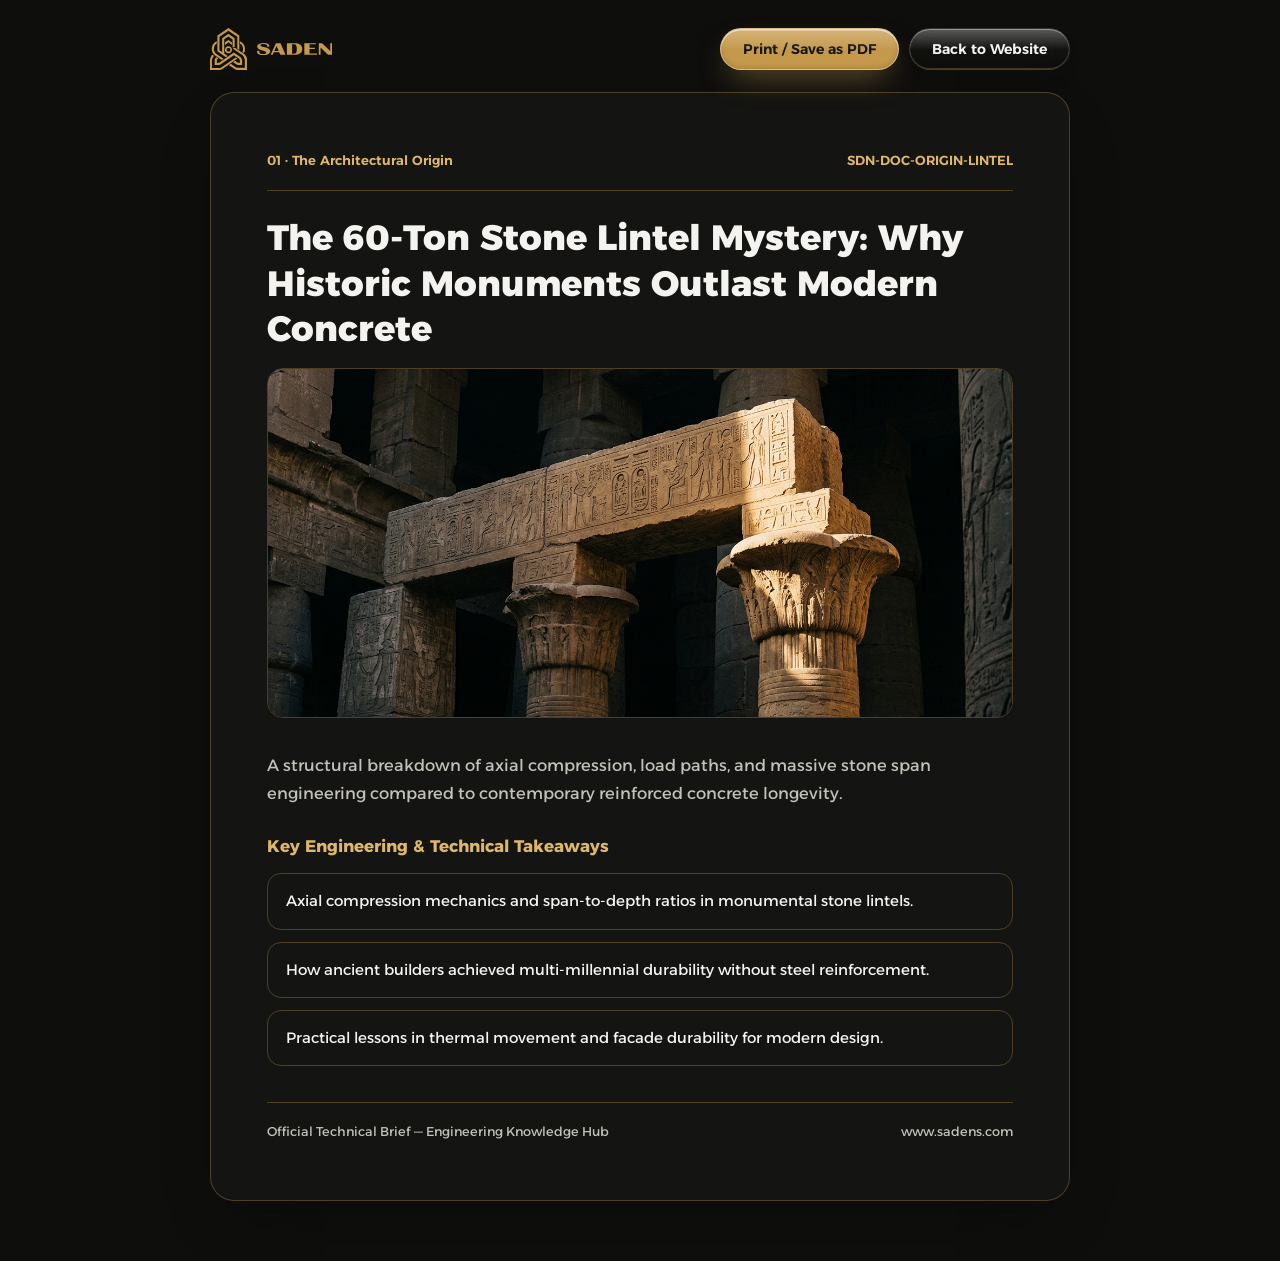
<file: viewer.html>
<!DOCTYPE html>
<html lang="ar" dir="rtl" data-theme="dark">
<head>
  <meta charset="UTF-8" />
  <meta name="viewport" content="width=device-width, initial-scale=1.0" />
  <title>SADEN — Technical Brief PDF Viewer</title>
  <link rel="icon" type="image/svg+xml" href="assets/saden-symbol.svg" />
  <link rel="preconnect" href="https://fonts.googleapis.com" />
  <link rel="preconnect" href="https://fonts.gstatic.com" crossorigin />
  <link href="https://fonts.googleapis.com/css2?family=Alexandria:wght@300;400;500;600;700;800&display=swap" rel="stylesheet" />
  <style>
    :root {
      --gold: #C5994B;
      --brass: #C4B594;
      --white: #F4F3EF;
      --black: #141414;
      --font: 'Alexandria', sans-serif;
    }
    [data-theme="dark"] {
      --bg: #0E0E0D;
      --sheet-bg: rgba(22, 22, 20, 0.88);
      --text: #F4F3EF;
      --muted: #C2C0B8;
      --accent: #DFB76A;
      --border: rgba(197, 153, 75, 0.32);
      --lg-btn-bg: linear-gradient(180deg, rgba(255, 255, 255, 0.06) 0%, rgba(244, 243, 239, 0.02) 52%, rgba(10, 10, 9, 0.22) 100%);
      --lg-btn-hover-bg: linear-gradient(180deg, rgba(255, 255, 255, 0.10) 0%, rgba(244, 243, 239, 0.04) 50%, rgba(197, 153, 75, 0.12) 100%);
      --lg-btn-border: rgba(244, 243, 239, 0.16);
      --lg-btn-spec-top: rgba(255, 255, 255, 0.38);
      --lg-btn-spec-bot: rgba(197, 153, 75, 0.30);
    }
    [data-theme="light"] {
      --bg: #F4F3EF;
      --sheet-bg: #FFFFFF;
      --text: #141414;
      --muted: #4A4A45;
      --accent: #8A641E;
      --border: rgba(20, 20, 20, 0.14);
      --lg-btn-bg: linear-gradient(180deg, rgba(255, 255, 255, 0.56) 0%, rgba(244, 243, 239, 0.32) 55%, rgba(232, 227, 214, 0.36) 100%);
      --lg-btn-hover-bg: linear-gradient(180deg, rgba(255, 255, 255, 0.78) 0%, rgba(244, 243, 239, 0.52) 50%, rgba(197, 153, 75, 0.16) 100%);
      --lg-btn-border: rgba(20, 20, 20, 0.12);
      --lg-btn-spec-top: rgba(255, 255, 255, 0.96);
      --lg-btn-spec-bot: rgba(197, 153, 75, 0.34);
    }
    * { box-sizing: border-box; margin: 0; padding: 0; }
    body {
      font-family: var(--font);
      background: var(--bg);
      color: var(--text);
      min-height: 100vh;
      padding: 28px 18px 60px;
      line-height: 1.75;
    }
    .topbar {
      max-width: 860px;
      margin: 0 auto 22px;
      display: flex;
      flex-wrap: wrap;
      align-items: center;
      justify-content: space-between;
      gap: 14px;
    }
    .brand {
      display: inline-flex;
      align-items: center;
      gap: 10px;
      direction: ltr;
    }
    .brand img.sym { height: 42px; width: auto; }
    .brand img.wm-ar { height: 18px; width: auto; }
    .brand img.wm-en { height: 12px; width: auto; }
    .actions {
      display: flex;
      gap: 10px;
      flex-wrap: wrap;
    }
    .btn {
      position: relative;
      font-family: inherit;
      font-size: 0.88rem;
      font-weight: 600;
      padding: 11px 22px;
      border-radius: 999px;
      cursor: pointer;
      text-decoration: none;
      display: inline-flex;
      align-items: center;
      justify-content: center;
      gap: 8px;
      overflow: hidden;
      white-space: nowrap;
      transition:
        transform 220ms cubic-bezier(0.34, 1.56, 0.64, 1),
        box-shadow 420ms cubic-bezier(0.22, 1, 0.36, 1),
        background 220ms ease,
        border-color 220ms ease;
    }
    .btn::before {
      content: "";
      position: absolute;
      inset: 0;
      background: linear-gradient(180deg, rgba(255, 255, 255, 0.28) 0%, rgba(255, 255, 255, 0) 52%);
      pointer-events: none;
    }
    .btn--gold {
      background: var(--gold);
      color: #141414;
      border: 1px solid rgba(255, 255, 255, 0.35);
      box-shadow:
        0 14px 30px -10px rgba(197, 153, 75, 0.55),
        inset 0 1.5px 0 rgba(255, 255, 255, 0.58),
        inset 0 -2px 4px rgba(102, 72, 22, 0.24);
    }
    .btn--gold:hover {
      transform: translateY(-2px);
      background: #d0a456;
      box-shadow:
        0 18px 38px -10px rgba(197, 153, 75, 0.72),
        0 0 22px rgba(197, 153, 75, 0.32),
        inset 0 1.5px 0 rgba(255, 255, 255, 0.72);
    }
    .btn--ghost {
      background: var(--lg-btn-bg);
      backdrop-filter: blur(18px) saturate(180%);
      -webkit-backdrop-filter: blur(18px) saturate(180%);
      color: var(--text);
      border: 1px solid var(--lg-btn-border);
      box-shadow:
        0 10px 24px -12px rgba(0, 0, 0, 0.24),
        inset 0 1px 0 var(--lg-btn-spec-top),
        inset 0 -1px 0 var(--lg-btn-spec-bot);
    }
    .btn--ghost:hover {
      transform: translateY(-2px);
      background: var(--lg-btn-hover-bg);
      border-color: rgba(197, 153, 75, 0.58);
      box-shadow:
        0 0 0 1px rgba(197, 153, 75, 0.35),
        0 0 22px rgba(197, 153, 75, 0.24),
        0 14px 28px -12px rgba(0, 0, 0, 0.28),
        inset 0 1px 0 var(--lg-btn-spec-top);
    }
    .pdf-sheet {
      max-width: 860px;
      margin: 0 auto;
      background: var(--sheet-bg);
      border: 1px solid var(--border);
      border-radius: 24px;
      padding: clamp(26px, 5vw, 56px);
      box-shadow: 0 24px 60px -24px rgba(0,0,0,0.45);
    }
    .doc-meta {
      display: flex;
      flex-wrap: wrap;
      align-items: center;
      justify-content: space-between;
      gap: 12px;
      padding-bottom: 18px;
      margin-bottom: 24px;
      border-bottom: 1px solid var(--border);
      font-size: 0.82rem;
      color: var(--accent);
      font-weight: 600;
    }
    .doc-title {
      font-size: clamp(1.5rem, 3.2vw, 2.2rem);
      font-weight: 800;
      line-height: 1.3;
      margin-bottom: 16px;
    }
    .doc-hero {
      width: 100%;
      aspect-ratio: 16 / 7.5;
      object-fit: cover;
      border-radius: 16px;
      margin-bottom: 24px;
      border: 1px solid var(--border);
    }
    .doc-lead {
      font-size: 1.02rem;
      color: var(--muted);
      margin-bottom: 24px;
    }
    .doc-section-title {
      font-size: 1.05rem;
      font-weight: 700;
      color: var(--accent);
      margin: 24px 0 12px;
    }
    .doc-list {
      list-style: none;
      display: flex;
      flex-direction: column;
      gap: 12px;
    }
    .doc-list li {
      padding: 14px 18px;
      border-radius: 14px;
      border: 1px solid var(--border);
      font-size: 0.94rem;
    }
    .doc-footer {
      margin-top: 36px;
      padding-top: 18px;
      border-top: 1px solid var(--border);
      display: flex;
      justify-content: space-between;
      flex-wrap: wrap;
      gap: 10px;
      font-size: 0.8rem;
      color: var(--muted);
    }
    @media print {
      body { background: #FFFFFF !important; color: #141414 !important; padding: 0; }
      .topbar { display: none !important; }
      .pdf-sheet { box-shadow: none; border: none; background: #FFFFFF !important; padding: 16px; }
    }
  </style>
</head>
<body>
  <div class="topbar">
    <div class="brand">
      <img class="sym" src="assets/saden-symbol.svg" alt="SADEN" />
      <img id="viewer-wm" class="wm-ar" src="assets/saden-wordmark-ar.png" alt="SADEN" />
    </div>
    <div class="actions">
      <button id="print-btn" type="button" class="btn btn--gold"></button>
      <button id="back-btn" type="button" class="btn btn--ghost"></button>
    </div>
  </div>

  <article class="pdf-sheet">
    <div class="doc-meta">
      <span id="doc-series"></span>
      <span id="doc-code" dir="ltr"></span>
    </div>
    <h1 id="doc-title" class="doc-title"></h1>
    <img id="doc-hero" class="doc-hero" src="" alt="" />
    <p id="doc-desc" class="doc-lead"></p>

    <h2 id="doc-points-heading" class="doc-section-title"></h2>
    <ul id="doc-points" class="doc-list"></ul>

    <div class="doc-footer">
      <span id="doc-brand-note"></span>
      <span dir="ltr">www.sadens.com</span>
    </div>
  </article>

  <script src="js/translations.js?v=20261123m"></script>
  <script>
    (function () {
      const params = new URLSearchParams(window.location.search);
      const lang = params.get("lang") === "ar" ? "ar" : "en";
      const theme = params.get("theme") === "light" ? "light" : "dark";
      const seriesId = params.get("series");
      const topicId = params.get("topic");

      document.documentElement.lang = lang;
      document.documentElement.dir = lang === "ar" ? "rtl" : "ltr";
      document.documentElement.setAttribute("data-theme", theme);

      const wm = document.getElementById("viewer-wm");
      if (lang === "en") {
        wm.src = "assets/saden-wordmark.svg";
        wm.className = "wm-en";
      }

      const t = window.SADEN_I18N[lang];
      const series = t.media.pillars.find((p) => p.id === seriesId) || t.media.pillars[0];
      const topic = (series.topics || []).find((x) => x.id === topicId) || (series.topics || [])[0];

      document.title = `${topic ? topic.title : series.pillar} — SADEN PDF`;
      document.getElementById("print-btn").textContent = lang === "ar" ? "طباعة / حفظ كملف PDF" : "Print / Save as PDF";
      const backBtn = document.getElementById("back-btn");
      backBtn.textContent = lang === "ar" ? "العودة للموقع" : "Back to Website";
      document.getElementById("print-btn").addEventListener("click", () => window.print());
      backBtn.addEventListener("click", () => {
        try {
          if (window.opener && !window.opener.closed) {
            window.opener.focus();
          }
        } catch (e) {}
        window.close();
        // Fallback only if browser prevented closing a manually opened tab
        setTimeout(() => {
          if (!window.closed) {
            window.location.href = "index.html#media";
          }
        }, 160);
      });

      document.getElementById("doc-series").textContent = `${series.num} · ${series.pillar}`;
      document.getElementById("doc-code").textContent = `SDN-DOC-${(topic ? topic.id : series.id).toUpperCase()}`;
      document.getElementById("doc-title").textContent = topic ? topic.title : series.pillar;
      document.getElementById("doc-hero").src = series.image;
      document.getElementById("doc-hero").alt = topic ? topic.title : series.pillar;
      document.getElementById("doc-desc").textContent = topic ? topic.details : series.summary;
      document.getElementById("doc-points-heading").textContent = lang === "ar" ? "النقاط الهندسية والتطبيقية الأساسية" : "Key Engineering & Technical Takeaways";
      document.getElementById("doc-points").innerHTML = (topic && topic.points ? topic.points : []).map((p) => `<li>${p}</li>`).join("");
      document.getElementById("doc-brand-note").textContent = lang === "ar"
        ? "إصدار تقني رسمي من منصة المعرفة الهندسية"
        : "Official Technical Brief — Engineering Knowledge Hub";
    })();
  </script>
</body>
</html>
</file>
